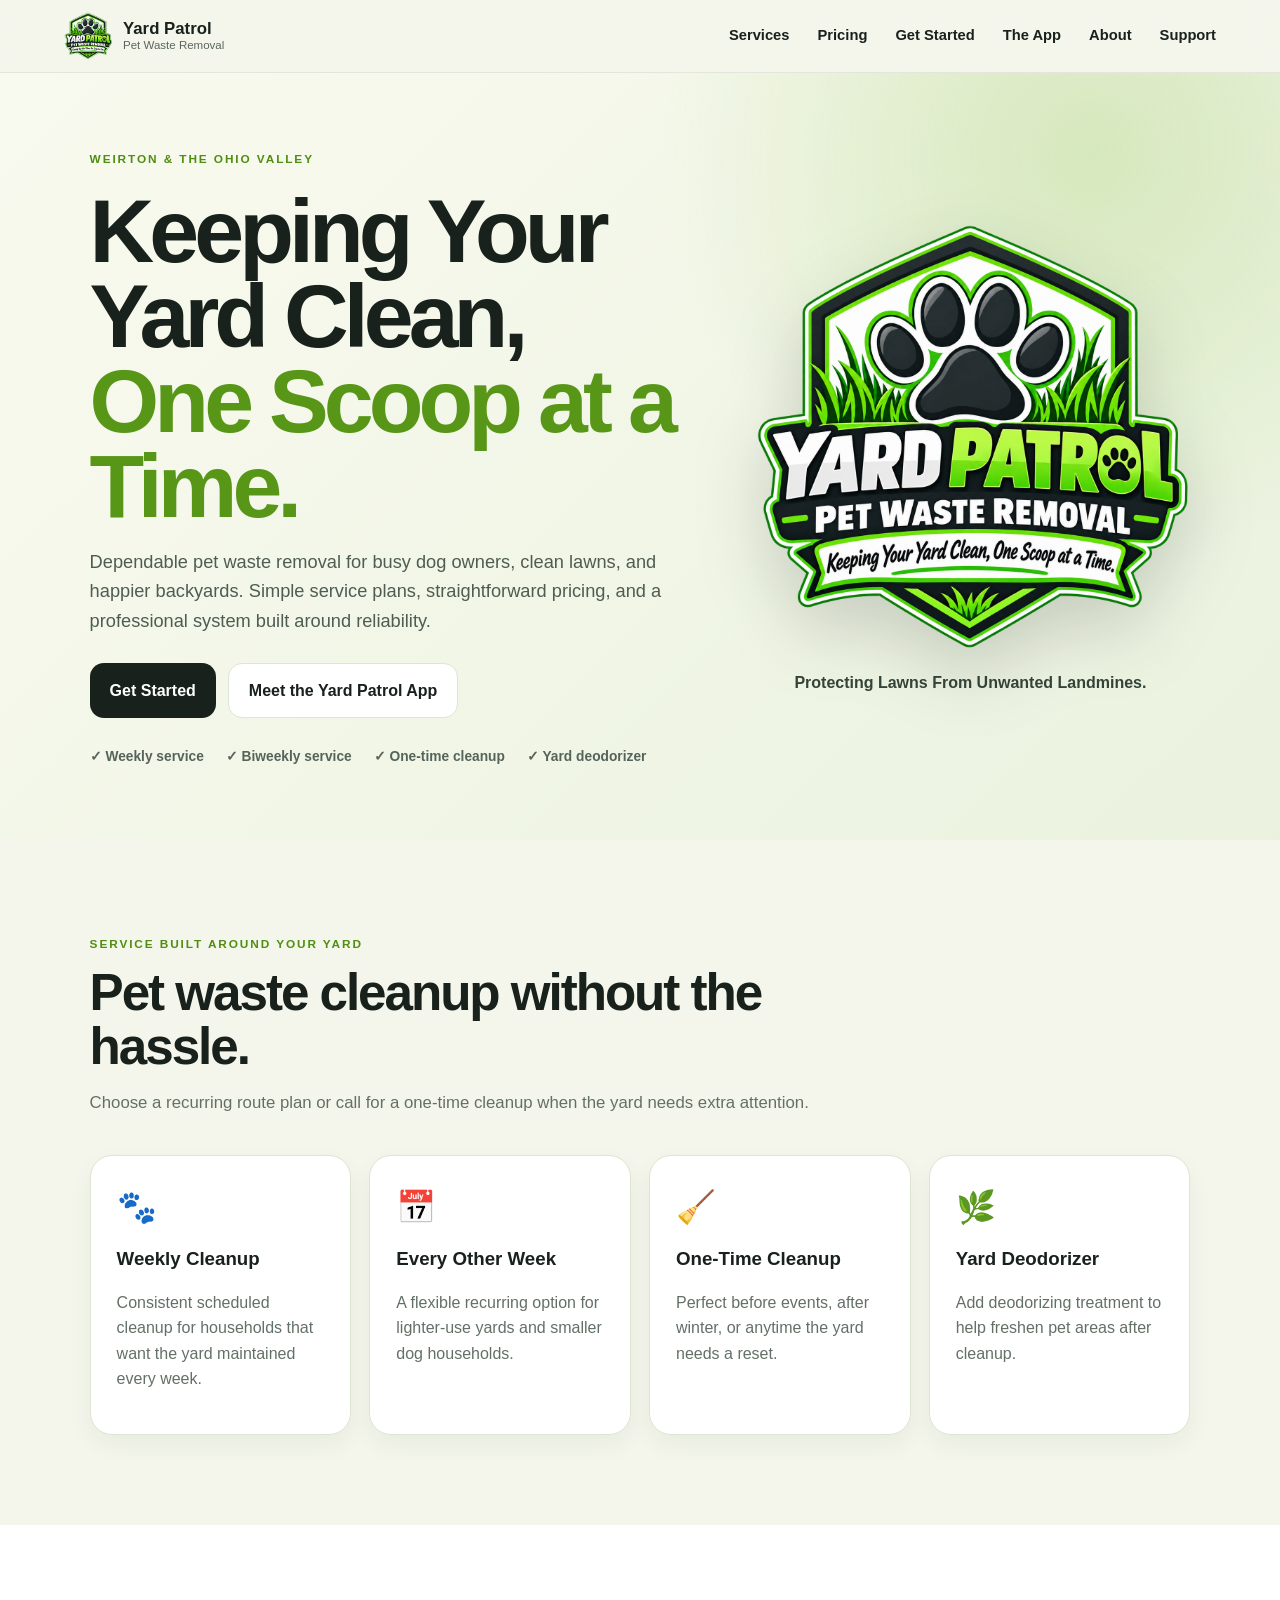
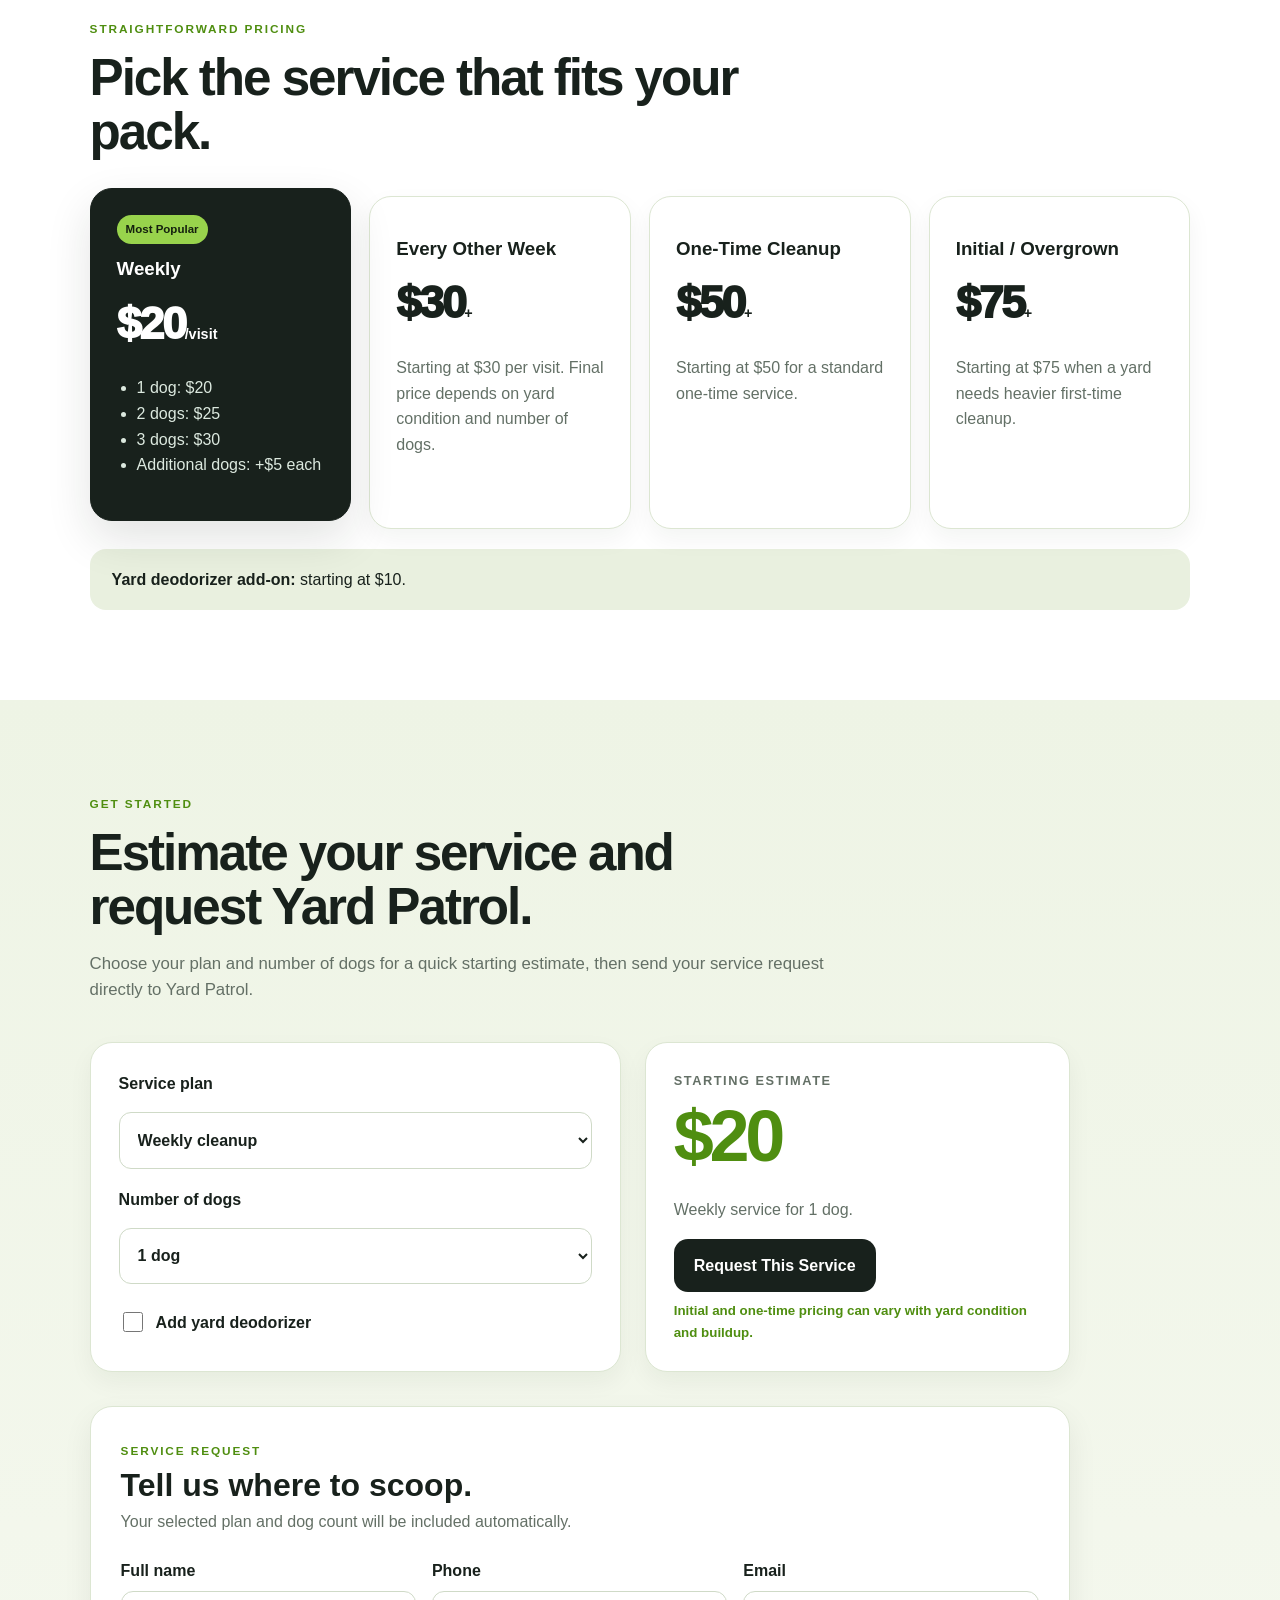
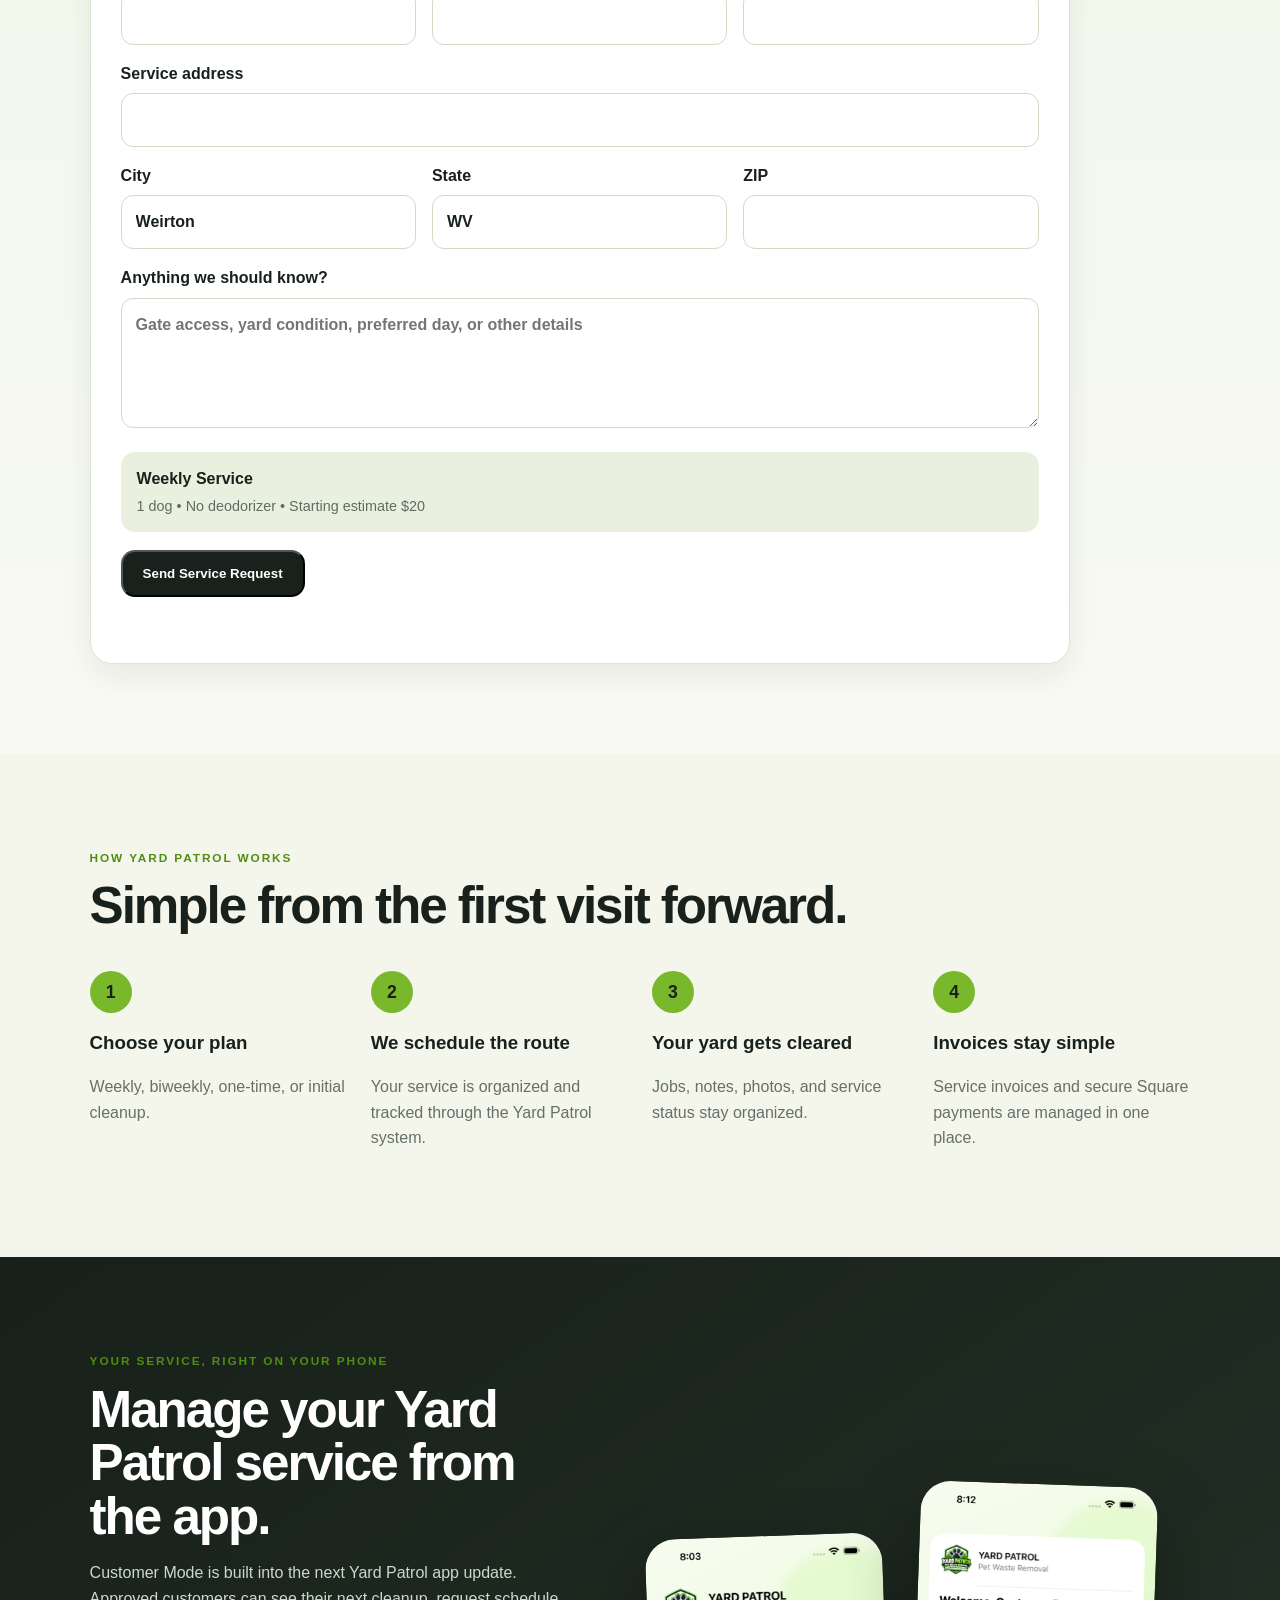
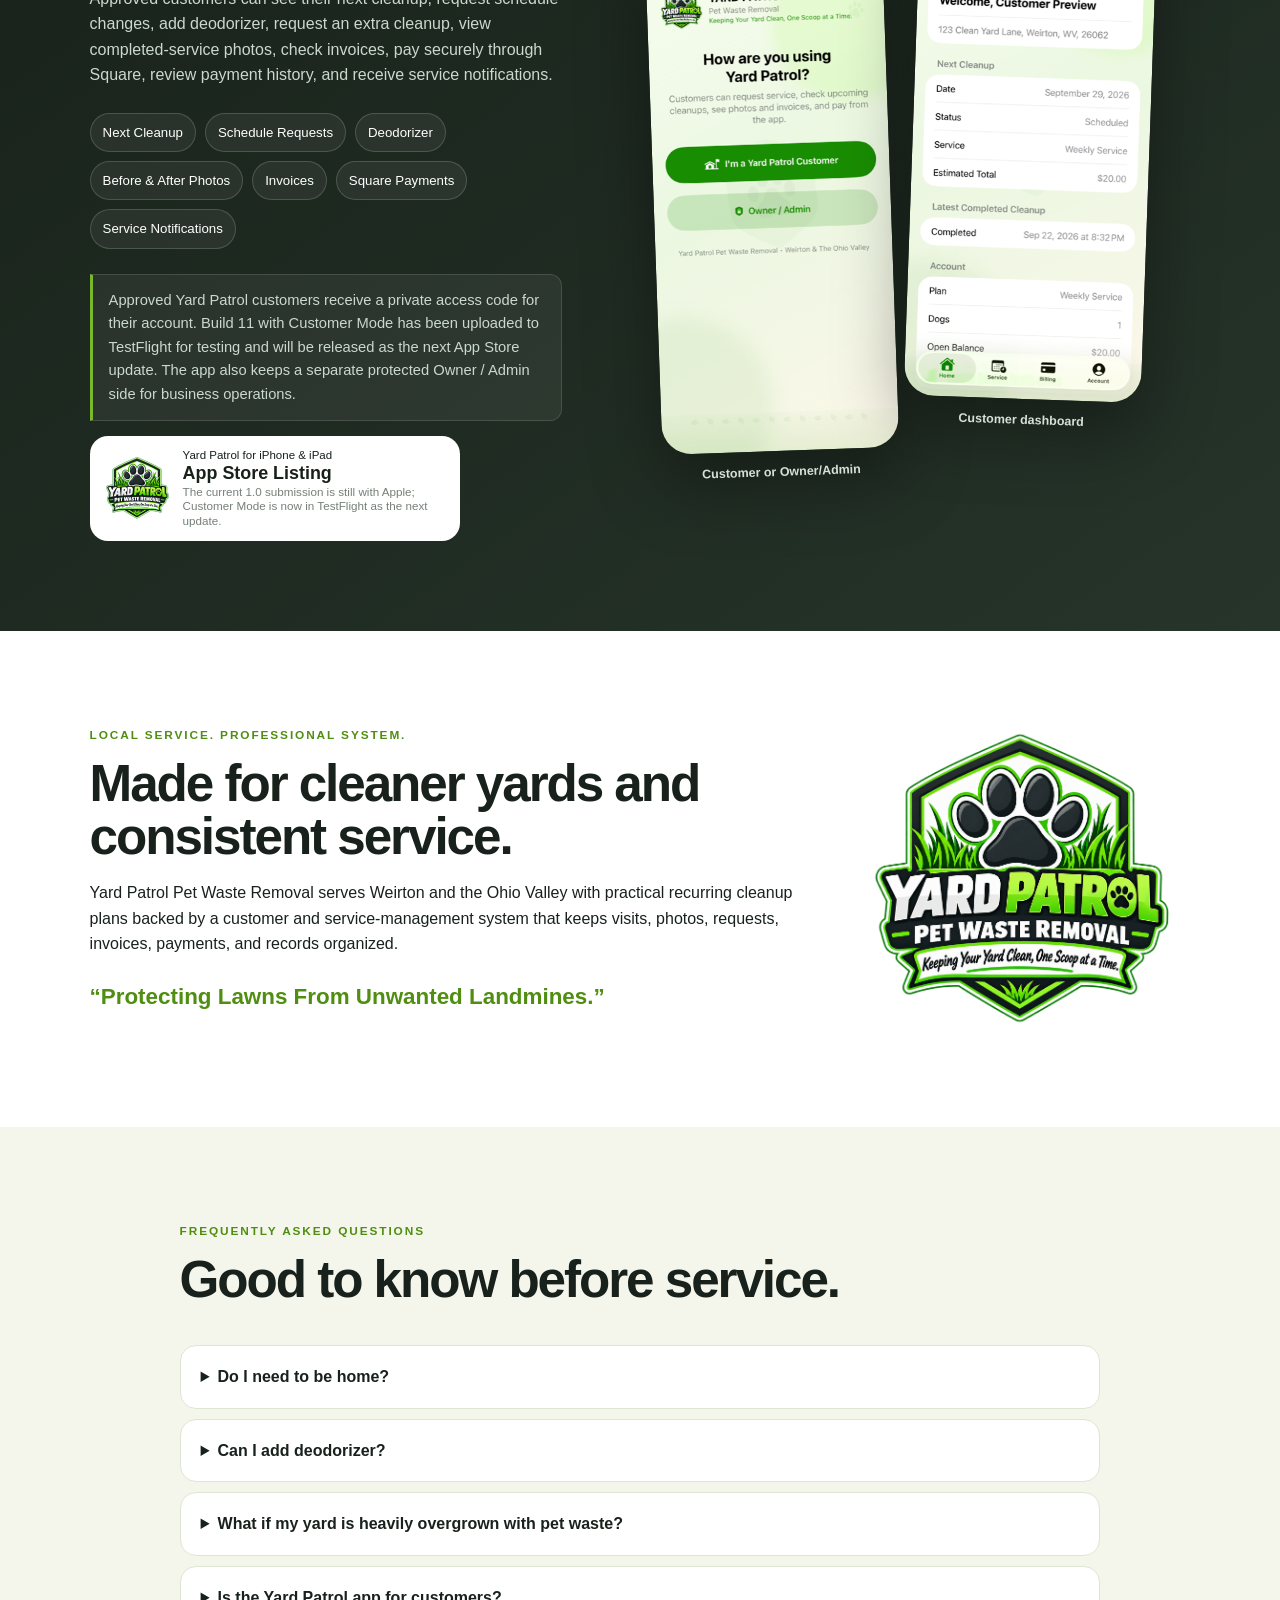
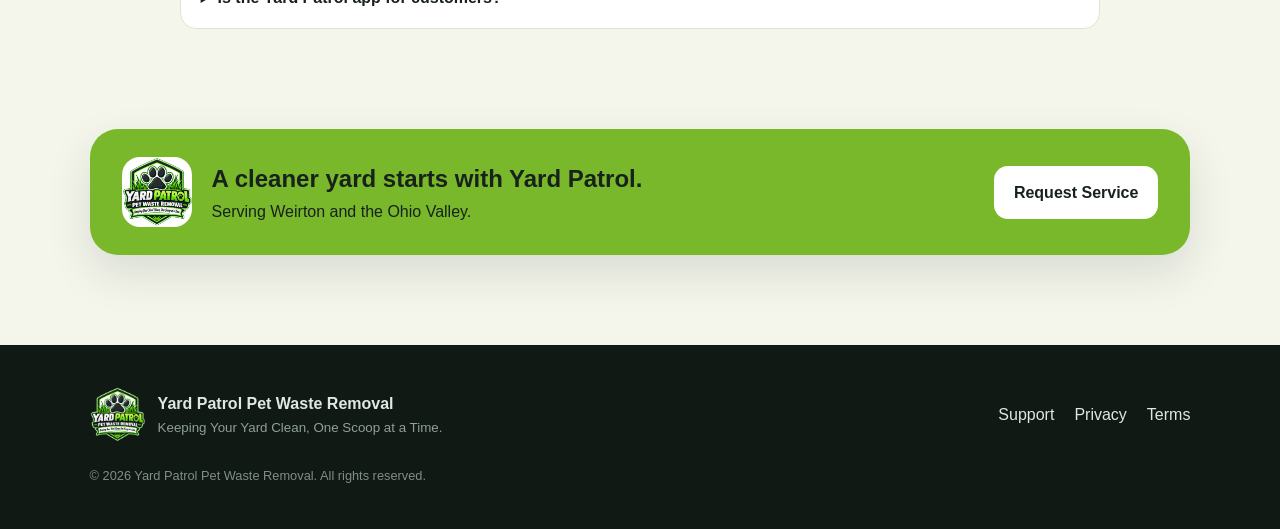
<file: index.html>
<!doctype html>
<html lang="en"><head><meta charset="utf-8"><meta name="viewport" content="width=device-width,initial-scale=1"><title>Yard Patrol Pet Waste Removal | Weirton & Ohio Valley</title><meta name="description" content="Yard Patrol Pet Waste Removal keeps yards clean with dependable weekly, biweekly, one-time, and initial cleanup service in Weirton and the Ohio Valley."><meta name="theme-color" content="#18211c"><meta name="apple-itunes-app" content="app-id=6816334689"><link rel="canonical" href="https://yardpatrol.app/"><meta property="og:type" content="website"><meta property="og:url" content="https://yardpatrol.app/"><meta property="og:title" content="Yard Patrol Pet Waste Removal"><meta property="og:description" content="Keeping Your Yard Clean, One Scoop at a Time. Pet waste removal serving Weirton and the Ohio Valley."><meta property="og:image" content="https://yardpatrol.app/assets/yardpatrol-logo.png"><meta name="twitter:card" content="summary_large_image"><meta name="twitter:title" content="Yard Patrol Pet Waste Removal"><meta name="twitter:description" content="Weekly, biweekly, one-time, and initial pet waste cleanup in Weirton and the Ohio Valley."><meta name="twitter:image" content="https://yardpatrol.app/assets/yardpatrol-logo.png"><link rel="icon" href="assets/app-icon.png"><link rel="apple-touch-icon" href="assets/app-icon.png"><link rel="stylesheet" href="styles.css"><script type="application/ld+json">{"@context":"https://schema.org","@type":"LocalBusiness","name":"Yard Patrol Pet Waste Removal","url":"https://yardpatrol.app/","image":"https://yardpatrol.app/assets/yardpatrol-logo.png","description":"Pet waste removal service serving Weirton and the Ohio Valley.","areaServed":["Weirton, West Virginia","Ohio Valley"],"priceRange":"$20+"}</script></head>
<body><header class="site-header"><a class="brand" href="#top"><img src="assets/yardpatrol-logo.png" alt="Yard Patrol logo"><span><strong>Yard Patrol</strong><small>Pet Waste Removal</small></span></a><button class="nav-toggle" aria-label="Open menu">☰</button><nav><a href="#services">Services</a><a href="#pricing">Pricing</a><a href="#get-started">Get Started</a><a href="#app">The App</a><a href="#about">About</a><a href="support.html">Support</a></nav></header>
<main id="top"><section class="hero"><div class="hero-copy"><span class="eyebrow">Weirton & the Ohio Valley</span><h1>Keeping Your Yard Clean, <em>One Scoop at a Time.</em></h1><p>Dependable pet waste removal for busy dog owners, clean lawns, and happier backyards. Simple service plans, straightforward pricing, and a professional system built around reliability.</p><div class="hero-actions"><a class="btn primary" href="#get-started">Get Started</a><a class="btn secondary" href="#app">Meet the Yard Patrol App</a></div><div class="trust-row"><span>✓ Weekly service</span><span>✓ Biweekly service</span><span>✓ One-time cleanup</span><span>✓ Yard deodorizer</span></div></div><div class="hero-mark"><img src="assets/yardpatrol-logo.png" alt="Yard Patrol shield logo"><span>Protecting Lawns From Unwanted Landmines.</span></div></section>
<section id="services" class="section"><div class="section-head"><span class="eyebrow">Service built around your yard</span><h2>Pet waste cleanup without the hassle.</h2><p>Choose a recurring route plan or call for a one-time cleanup when the yard needs extra attention.</p></div><div class="card-grid four"><article class="card"><div class="icon">🐾</div><h3>Weekly Cleanup</h3><p>Consistent scheduled cleanup for households that want the yard maintained every week.</p></article><article class="card"><div class="icon">📅</div><h3>Every Other Week</h3><p>A flexible recurring option for lighter-use yards and smaller dog households.</p></article><article class="card"><div class="icon">🧹</div><h3>One-Time Cleanup</h3><p>Perfect before events, after winter, or anytime the yard needs a reset.</p></article><article class="card"><div class="icon">🌿</div><h3>Yard Deodorizer</h3><p>Add deodorizing treatment to help freshen pet areas after cleanup.</p></article></div></section>
<section id="pricing" class="section alt"><div class="section-head"><span class="eyebrow">Straightforward pricing</span><h2>Pick the service that fits your pack.</h2></div><div class="pricing-grid"><article class="price-card featured"><span class="badge">Most Popular</span><h3>Weekly</h3><div class="price">$20<span>/visit</span></div><ul><li>1 dog: $20</li><li>2 dogs: $25</li><li>3 dogs: $30</li><li>Additional dogs: +$5 each</li></ul></article><article class="price-card"><h3>Every Other Week</h3><div class="price">$30<span>+</span></div><p>Starting at $30 per visit. Final price depends on yard condition and number of dogs.</p></article><article class="price-card"><h3>One-Time Cleanup</h3><div class="price">$50<span>+</span></div><p>Starting at $50 for a standard one-time service.</p></article><article class="price-card"><h3>Initial / Overgrown</h3><div class="price">$75<span>+</span></div><p>Starting at $75 when a yard needs heavier first-time cleanup.</p></article></div><div class="addon"><strong>Yard deodorizer add-on:</strong> starting at $10.</div></section>
<section id="get-started" class="section estimator"><div class="section-head"><span class="eyebrow">Get started</span><h2>Estimate your service and request Yard Patrol.</h2><p>Choose your plan and number of dogs for a quick starting estimate, then send your service request directly to Yard Patrol.</p></div><div class="estimate-wrap"><form id="estimate-form" class="estimate-form"><label>Service plan<select id="estimate-plan"><option value="weekly">Weekly cleanup</option><option value="biweekly">Every other week</option><option value="one-time">One-time cleanup</option><option value="initial">Initial / overgrown cleanup</option></select></label><label>Number of dogs<select id="estimate-dogs"><option value="1">1 dog</option><option value="2">2 dogs</option><option value="3">3 dogs</option><option value="4">4 dogs</option><option value="5">5 dogs</option><option value="6">6 dogs</option></select></label><label class="check-row"><input id="estimate-deodorizer" type="checkbox"> Add yard deodorizer</label></form><div class="estimate-result"><span>Starting estimate</span><strong id="estimate-price">$20</strong><p id="estimate-note">Weekly service for 1 dog.</p><a href="#service-request" class="btn primary">Request This Service</a><small>Initial and one-time pricing can vary with yard condition and buildup.</small></div></div><form id="service-request" class="service-request-form"><div class="request-intro"><span class="eyebrow">Service request</span><h3>Tell us where to scoop.</h3><p>Your selected plan and dog count will be included automatically.</p></div><div class="request-fields"><label>Full name<input id="request-name" name="fullName" autocomplete="name" required></label><label>Phone<input id="request-phone" name="phone" type="tel" autocomplete="tel"></label><label>Email<input id="request-email" name="email" type="email" autocomplete="email"></label><label class="wide">Service address<input id="request-address" name="serviceAddress" autocomplete="street-address" required></label><label>City<input id="request-city" name="city" value="Weirton" autocomplete="address-level2" required></label><label>State<input id="request-state" name="state" value="WV" autocomplete="address-level1" required></label><label>ZIP<input id="request-zip" name="zip" inputmode="numeric" autocomplete="postal-code"></label><label class="wide">Anything we should know?<textarea id="request-notes" name="notes" rows="4" placeholder="Gate access, yard condition, preferred day, or other details"></textarea></label></div><div class="request-summary" id="request-summary"></div><button id="submit-request" type="submit" class="btn primary">Send Service Request</button><p id="request-status" class="request-status" aria-live="polite"></p></form></section>
<section class="section process"><div class="section-head"><span class="eyebrow">How Yard Patrol works</span><h2>Simple from the first visit forward.</h2></div><div class="steps"><div><b>1</b><h3>Choose your plan</h3><p>Weekly, biweekly, one-time, or initial cleanup.</p></div><div><b>2</b><h3>We schedule the route</h3><p>Your service is organized and tracked through the Yard Patrol system.</p></div><div><b>3</b><h3>Your yard gets cleared</h3><p>Jobs, notes, photos, and service status stay organized.</p></div><div><b>4</b><h3>Invoices stay simple</h3><p>Service invoices and secure Square payments are managed in one place.</p></div></div></section>
<section id="app" class="section app-section"><div class="app-copy"><span class="eyebrow">Your service, right on your phone</span><h2>Manage your Yard Patrol service from the app.</h2><p>Customer Mode is built into the next Yard Patrol app update. Approved customers can see their next cleanup, request schedule changes, add deodorizer, request an extra cleanup, view completed-service photos, check invoices, pay securely through Square, review payment history, and receive service notifications.</p><div class="feature-pills"><span>Next Cleanup</span><span>Schedule Requests</span><span>Deodorizer</span><span>Before &amp; After Photos</span><span>Invoices</span><span>Square Payments</span><span>Service Notifications</span></div><p class="app-access-note">Approved Yard Patrol customers receive a private access code for their account. Build 11 with Customer Mode has been uploaded to TestFlight for testing and will be released as the next App Store update. The app also keeps a separate protected Owner / Admin side for business operations.</p><a class="app-store-card" href="https://apps.apple.com/app/id6816334689" target="_blank" rel="noopener"><img src="assets/app-icon.png" alt="Yard Patrol app icon"><span><small>Yard Patrol for iPhone &amp; iPad</small><strong>App Store Listing</strong><em>The current 1.0 submission is still with Apple; Customer Mode is now in TestFlight as the next update.</em></span></a></div><div class="screens customer-screens"><figure><img src="assets/customer-entry.png" alt="Yard Patrol app mode selection"><figcaption>Customer or Owner/Admin</figcaption></figure><figure><img src="assets/customer-dashboard.png" alt="Yard Patrol customer dashboard showing next cleanup and account details"><figcaption>Customer dashboard</figcaption></figure></div></section>
<section id="about" class="section alt about"><div><span class="eyebrow">Local service. Professional system.</span><h2>Made for cleaner yards and consistent service.</h2><p>Yard Patrol Pet Waste Removal serves Weirton and the Ohio Valley with practical recurring cleanup plans backed by a customer and service-management system that keeps visits, photos, requests, invoices, payments, and records organized.</p><p class="quote">“Protecting Lawns From Unwanted Landmines.”</p></div><img src="assets/yardpatrol-logo.png" alt="Yard Patrol badge"></section>
<section class="section faq"><div class="section-head"><span class="eyebrow">Frequently asked questions</span><h2>Good to know before service.</h2></div><details><summary>Do I need to be home?</summary><p>No. As long as the service area is safely accessible, recurring cleanup can be completed without you being home.</p></details><details><summary>Can I add deodorizer?</summary><p>Yes. Yard deodorizer starts at $10 and can be added to a cleanup visit.</p></details><details><summary>What if my yard is heavily overgrown with pet waste?</summary><p>Initial and overgrown cleanups start at $75. Pricing can vary with yard size, number of dogs, and buildup.</p></details><details><summary>Is the Yard Patrol app for customers?</summary><p>Yes. Customer Mode is built into Build 11, the next app update. Approved customers will use a private Yard Patrol access code to manage service, requests, photos, invoices, payments, and notifications. The current 1.0 App Store submission is still with Apple.</p></details></section>
<section class="cta"><img src="assets/app-icon.png" alt=""><div><h2>A cleaner yard starts with Yard Patrol.</h2><p>Serving Weirton and the Ohio Valley.</p></div><a class="btn light" href="#get-started">Request Service</a></section></main>
<footer><div><img src="assets/yardpatrol-logo.png" alt=""><span><strong>Yard Patrol Pet Waste Removal</strong><small>Keeping Your Yard Clean, One Scoop at a Time.</small></span></div><nav><a href="support.html">Support</a><a href="privacy.html">Privacy</a><a href="terms.html">Terms</a></nav><p>© 2026 Yard Patrol Pet Waste Removal. All rights reserved.</p></footer><script src="app.js"></script></body></html>
</file>
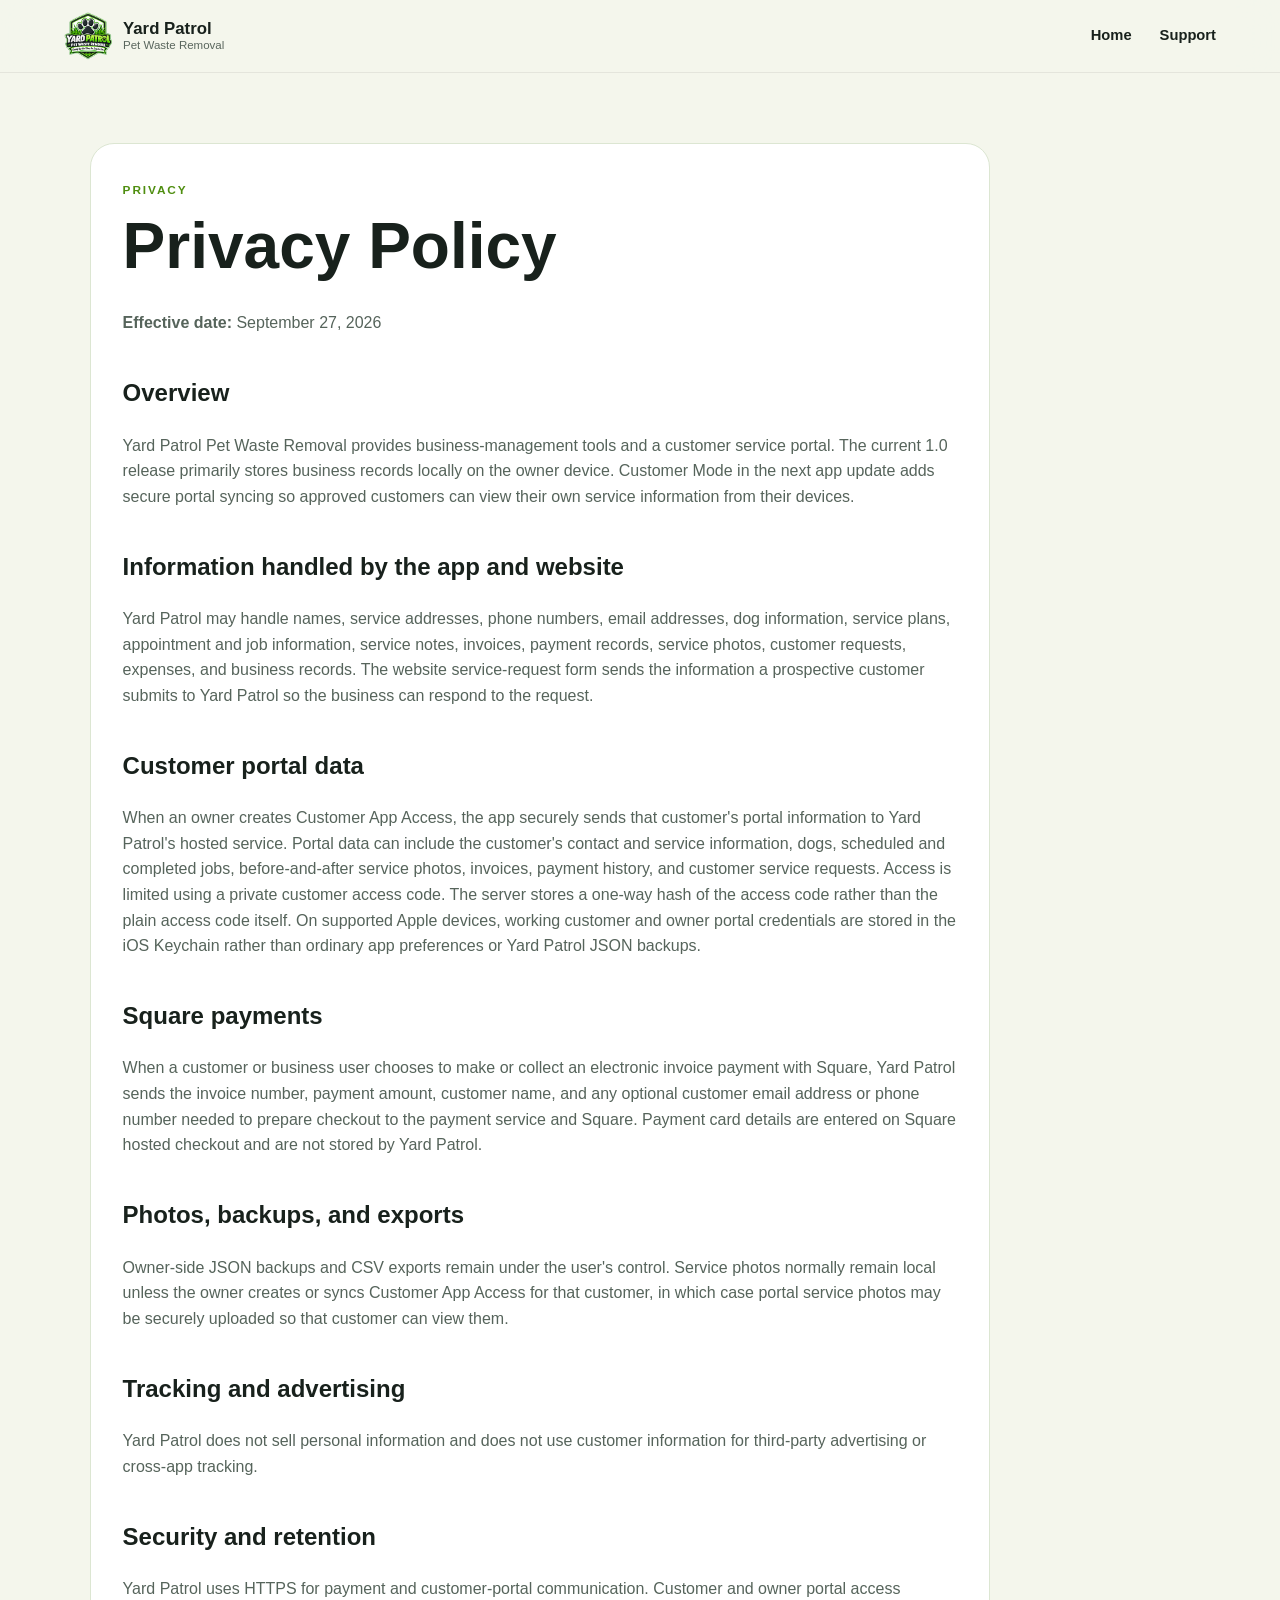
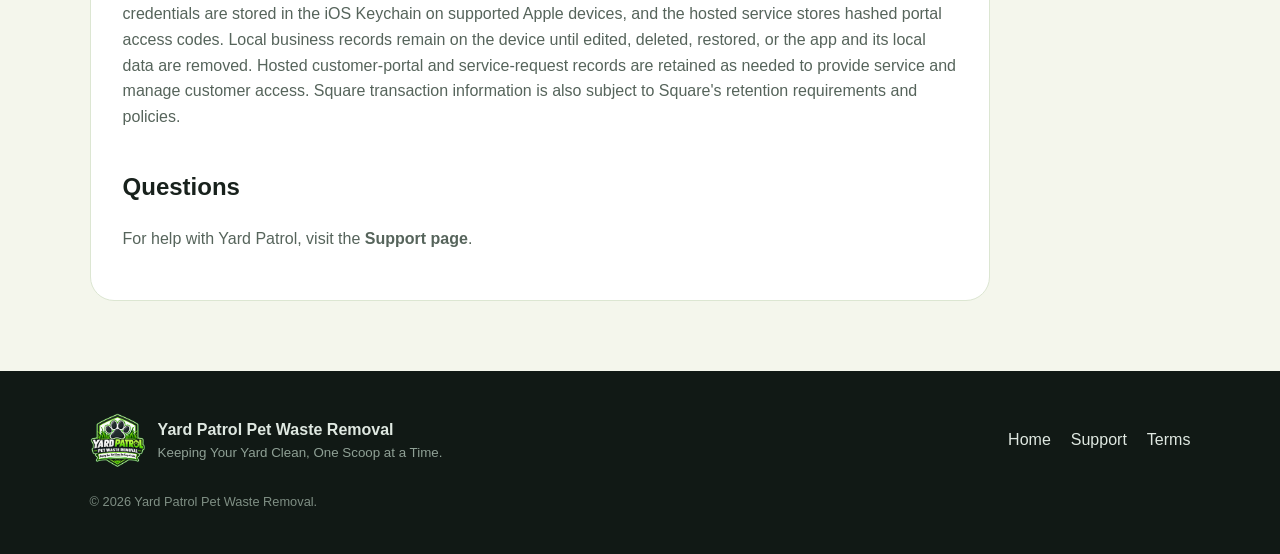
<file: privacy.html>
<!doctype html>
<html lang="en"><head><meta charset="utf-8"><meta name="viewport" content="width=device-width,initial-scale=1"><title>Yard Patrol Privacy Policy</title><link rel="icon" href="assets/app-icon.png"><link rel="stylesheet" href="styles.css"></head>
<body><header class="site-header"><a class="brand" href="index.html"><img src="assets/yardpatrol-logo.png" alt="Yard Patrol logo"><span><strong>Yard Patrol</strong><small>Pet Waste Removal</small></span></a><nav><a href="index.html">Home</a><a href="support.html">Support</a></nav></header>
<main class="page"><div class="content"><span class="eyebrow">Privacy</span><h1>Privacy Policy</h1><p><strong>Effective date:</strong> September 27, 2026</p><h2>Overview</h2><p>Yard Patrol Pet Waste Removal provides business-management tools and a customer service portal. The current 1.0 release primarily stores business records locally on the owner device. Customer Mode in the next app update adds secure portal syncing so approved customers can view their own service information from their devices.</p><h2>Information handled by the app and website</h2><p>Yard Patrol may handle names, service addresses, phone numbers, email addresses, dog information, service plans, appointment and job information, service notes, invoices, payment records, service photos, customer requests, expenses, and business records. The website service-request form sends the information a prospective customer submits to Yard Patrol so the business can respond to the request.</p><h2>Customer portal data</h2><p>When an owner creates Customer App Access, the app securely sends that customer's portal information to Yard Patrol's hosted service. Portal data can include the customer's contact and service information, dogs, scheduled and completed jobs, before-and-after service photos, invoices, payment history, and customer service requests. Access is limited using a private customer access code. The server stores a one-way hash of the access code rather than the plain access code itself. On supported Apple devices, working customer and owner portal credentials are stored in the iOS Keychain rather than ordinary app preferences or Yard Patrol JSON backups.</p><h2>Square payments</h2><p>When a customer or business user chooses to make or collect an electronic invoice payment with Square, Yard Patrol sends the invoice number, payment amount, customer name, and any optional customer email address or phone number needed to prepare checkout to the payment service and Square. Payment card details are entered on Square hosted checkout and are not stored by Yard Patrol.</p><h2>Photos, backups, and exports</h2><p>Owner-side JSON backups and CSV exports remain under the user's control. Service photos normally remain local unless the owner creates or syncs Customer App Access for that customer, in which case portal service photos may be securely uploaded so that customer can view them.</p><h2>Tracking and advertising</h2><p>Yard Patrol does not sell personal information and does not use customer information for third-party advertising or cross-app tracking.</p><h2>Security and retention</h2><p>Yard Patrol uses HTTPS for payment and customer-portal communication. Customer and owner portal access credentials are stored in the iOS Keychain on supported Apple devices, and the hosted service stores hashed portal access codes. Local business records remain on the device until edited, deleted, restored, or the app and its local data are removed. Hosted customer-portal and service-request records are retained as needed to provide service and manage customer access. Square transaction information is also subject to Square's retention requirements and policies.</p><h2>Questions</h2><p>For help with Yard Patrol, visit the <a href="support.html"><strong>Support page</strong></a>.</p></div></main>
<footer><div><img src="assets/yardpatrol-logo.png" alt=""><span><strong>Yard Patrol Pet Waste Removal</strong><small>Keeping Your Yard Clean, One Scoop at a Time.</small></span></div><nav><a href="index.html">Home</a><a href="support.html">Support</a><a href="terms.html">Terms</a></nav><p>© 2026 Yard Patrol Pet Waste Removal.</p></footer></body></html>
</file>
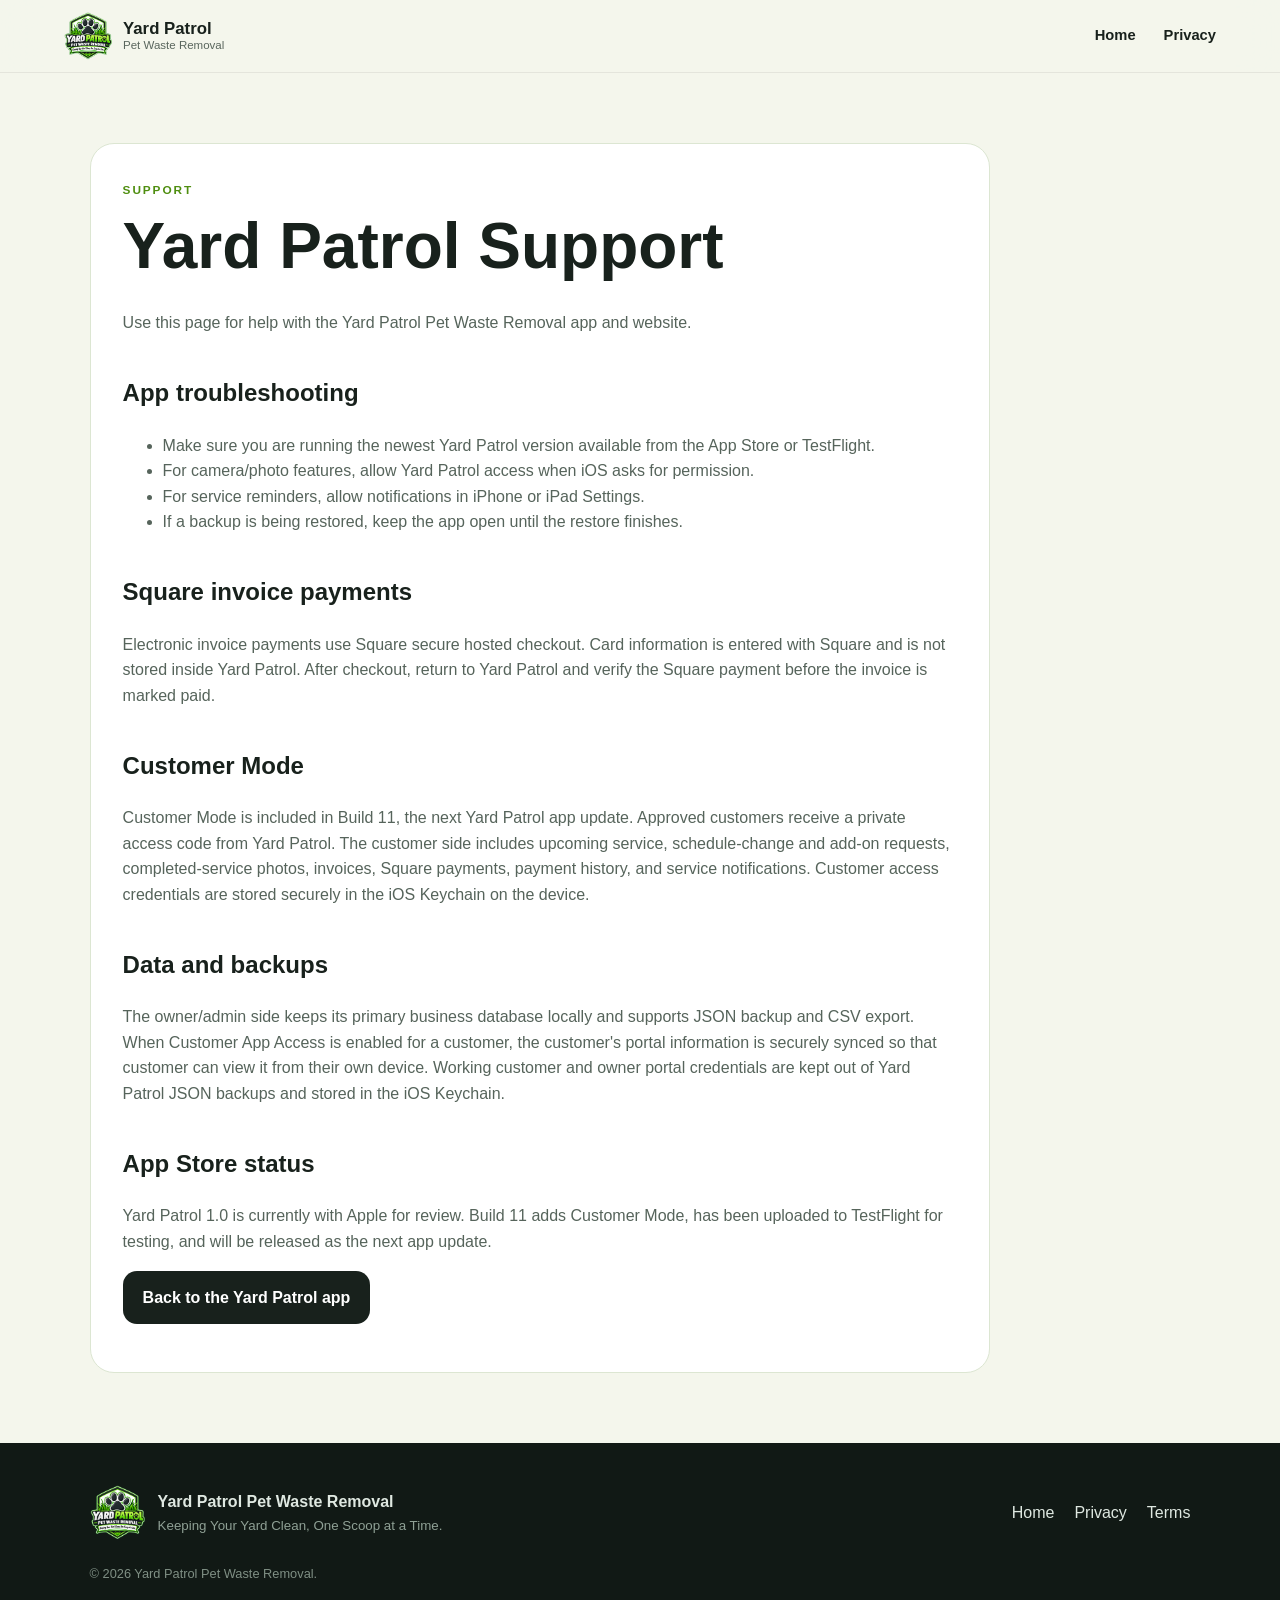
<file: support.html>
<!doctype html>
<html lang="en"><head><meta charset="utf-8"><meta name="viewport" content="width=device-width,initial-scale=1"><title>Yard Patrol Support</title><meta name="description" content="Support for Yard Patrol Pet Waste Removal and the Yard Patrol iOS app."><link rel="icon" href="assets/app-icon.png"><link rel="stylesheet" href="styles.css"></head>
<body><header class="site-header"><a class="brand" href="index.html"><img src="assets/yardpatrol-logo.png" alt="Yard Patrol logo"><span><strong>Yard Patrol</strong><small>Pet Waste Removal</small></span></a><nav><a href="index.html">Home</a><a href="privacy.html">Privacy</a></nav></header>
<main class="page"><div class="content"><span class="eyebrow">Support</span><h1>Yard Patrol Support</h1><p>Use this page for help with the Yard Patrol Pet Waste Removal app and website.</p><h2>App troubleshooting</h2><ul><li>Make sure you are running the newest Yard Patrol version available from the App Store or TestFlight.</li><li>For camera/photo features, allow Yard Patrol access when iOS asks for permission.</li><li>For service reminders, allow notifications in iPhone or iPad Settings.</li><li>If a backup is being restored, keep the app open until the restore finishes.</li></ul><h2>Square invoice payments</h2><p>Electronic invoice payments use Square secure hosted checkout. Card information is entered with Square and is not stored inside Yard Patrol. After checkout, return to Yard Patrol and verify the Square payment before the invoice is marked paid.</p><h2>Customer Mode</h2><p>Customer Mode is included in Build 11, the next Yard Patrol app update. Approved customers receive a private access code from Yard Patrol. The customer side includes upcoming service, schedule-change and add-on requests, completed-service photos, invoices, Square payments, payment history, and service notifications. Customer access credentials are stored securely in the iOS Keychain on the device.</p><h2>Data and backups</h2><p>The owner/admin side keeps its primary business database locally and supports JSON backup and CSV export. When Customer App Access is enabled for a customer, the customer's portal information is securely synced so that customer can view it from their own device. Working customer and owner portal credentials are kept out of Yard Patrol JSON backups and stored in the iOS Keychain.</p><h2>App Store status</h2><p>Yard Patrol 1.0 is currently with Apple for review. Build 11 adds Customer Mode, has been uploaded to TestFlight for testing, and will be released as the next app update.</p><p><a class="btn primary" href="index.html#app">Back to the Yard Patrol app</a></p></div></main>
<footer><div><img src="assets/yardpatrol-logo.png" alt=""><span><strong>Yard Patrol Pet Waste Removal</strong><small>Keeping Your Yard Clean, One Scoop at a Time.</small></span></div><nav><a href="index.html">Home</a><a href="privacy.html">Privacy</a><a href="terms.html">Terms</a></nav><p>© 2026 Yard Patrol Pet Waste Removal.</p></footer></body></html>
</file>
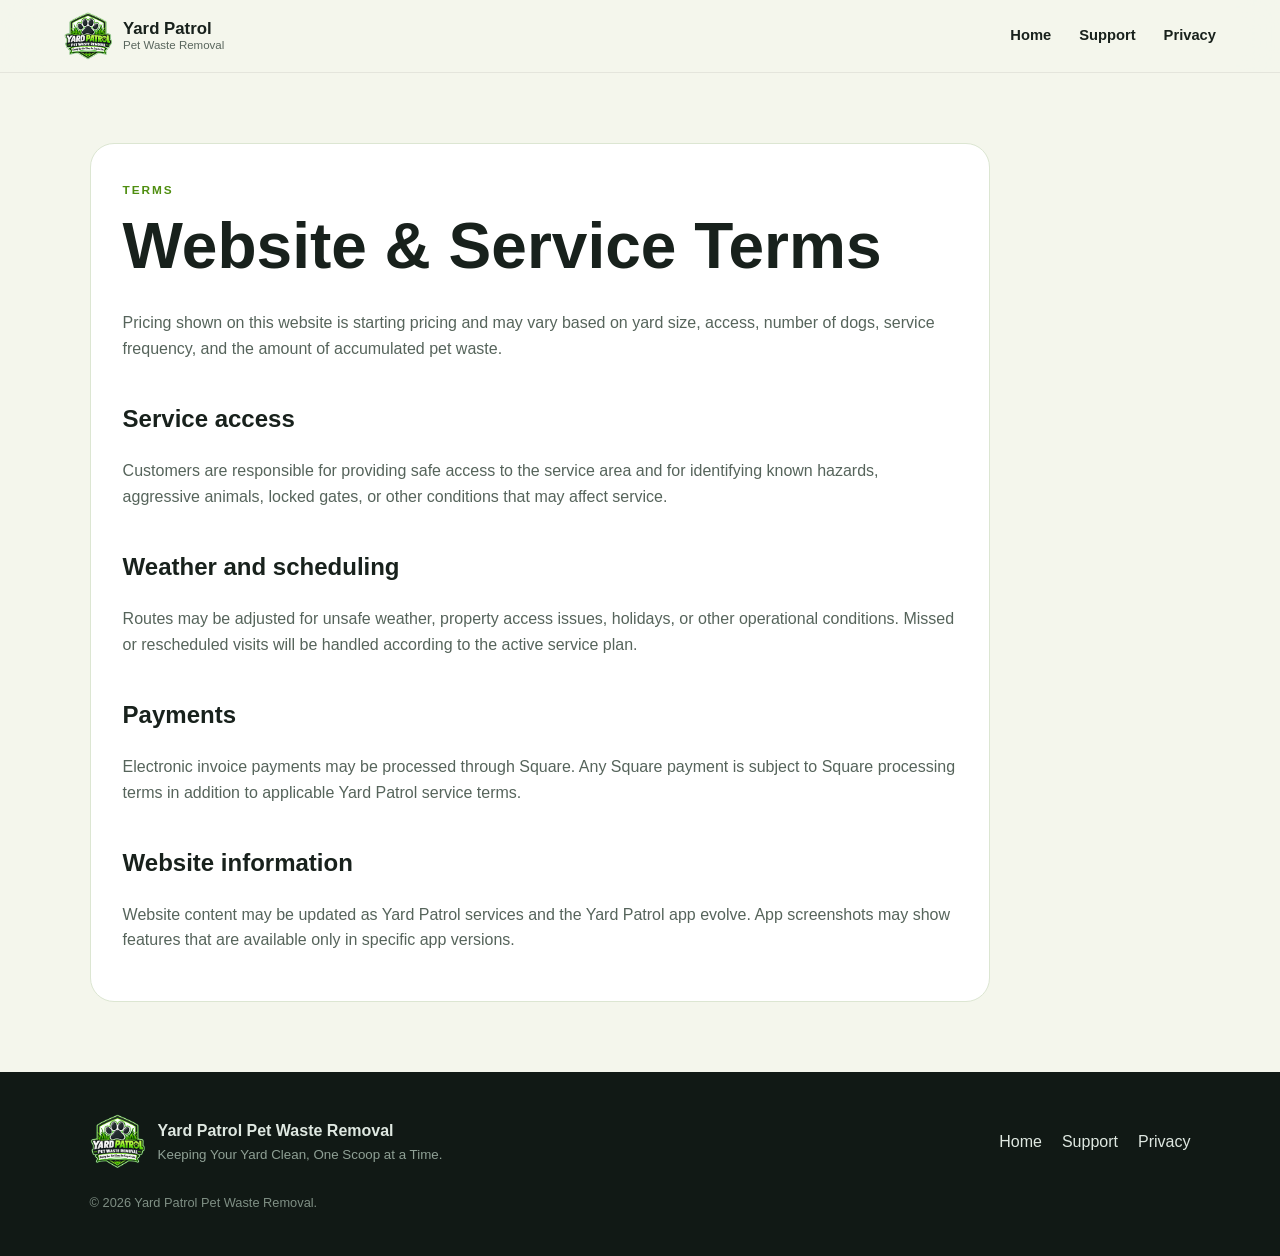
<file: terms.html>
<!doctype html>
<html lang="en"><head><meta charset="utf-8"><meta name="viewport" content="width=device-width,initial-scale=1"><title>Yard Patrol Terms</title><link rel="icon" href="assets/app-icon.png"><link rel="stylesheet" href="styles.css"></head>
<body><header class="site-header"><a class="brand" href="index.html"><img src="assets/yardpatrol-logo.png" alt="Yard Patrol logo"><span><strong>Yard Patrol</strong><small>Pet Waste Removal</small></span></a><nav><a href="index.html">Home</a><a href="support.html">Support</a><a href="privacy.html">Privacy</a></nav></header>
<main class="page"><div class="content"><span class="eyebrow">Terms</span><h1>Website & Service Terms</h1><p>Pricing shown on this website is starting pricing and may vary based on yard size, access, number of dogs, service frequency, and the amount of accumulated pet waste.</p><h2>Service access</h2><p>Customers are responsible for providing safe access to the service area and for identifying known hazards, aggressive animals, locked gates, or other conditions that may affect service.</p><h2>Weather and scheduling</h2><p>Routes may be adjusted for unsafe weather, property access issues, holidays, or other operational conditions. Missed or rescheduled visits will be handled according to the active service plan.</p><h2>Payments</h2><p>Electronic invoice payments may be processed through Square. Any Square payment is subject to Square processing terms in addition to applicable Yard Patrol service terms.</p><h2>Website information</h2><p>Website content may be updated as Yard Patrol services and the Yard Patrol app evolve. App screenshots may show features that are available only in specific app versions.</p></div></main>
<footer><div><img src="assets/yardpatrol-logo.png" alt=""><span><strong>Yard Patrol Pet Waste Removal</strong><small>Keeping Your Yard Clean, One Scoop at a Time.</small></span></div><nav><a href="index.html">Home</a><a href="support.html">Support</a><a href="privacy.html">Privacy</a></nav><p>© 2026 Yard Patrol Pet Waste Removal.</p></footer></body></html>
</file>
<file: styles.css>
:root{--green:#78b82a;--green2:#98d34c;--dark:#18211c;--charcoal:#253029;--cream:#f4f6ec;--soft:#e9f0df;--white:#fff;--line:#dce6d2;--shadow:0 18px 45px rgba(24,33,28,.12);--radius:22px}*{box-sizing:border-box}html{scroll-behavior:smooth}body{margin:0;background:var(--cream);color:var(--dark);font:16px/1.6 -apple-system,BlinkMacSystemFont,"Segoe UI",sans-serif}a{color:inherit;text-decoration:none}img{max-width:100%;display:block}
.site-header{position:sticky;top:0;z-index:50;display:flex;align-items:center;justify-content:space-between;padding:12px clamp(18px,5vw,72px);background:rgba(244,246,236,.92);backdrop-filter:blur(18px);border-bottom:1px solid rgba(37,48,41,.08)}.brand{display:flex;align-items:center;gap:11px}.brand img{width:48px;height:48px;border-radius:13px}.brand span{display:grid;line-height:1.1}.brand strong{font-size:1.05rem}.brand small{font-size:.72rem;color:#59665d}.site-header nav{display:flex;gap:28px;font-weight:700;font-size:.92rem}.site-header nav a:hover{color:#4f8e10}.nav-toggle{display:none;border:0;background:none;font-size:1.5rem}
.hero{min-height:76vh;display:grid;grid-template-columns:1.2fr .8fr;align-items:center;gap:60px;padding:72px clamp(22px,7vw,110px);background:radial-gradient(circle at 85% 10%,rgba(120,184,42,.22),transparent 33%),linear-gradient(135deg,#f9faef,#eaf2df)}.hero h1{font-size:clamp(3rem,7vw,6rem);line-height:.95;letter-spacing:-.055em;margin:.2em 0}.hero h1 em{display:block;color:#579617;font-style:normal}.hero p{font-size:1.14rem;max-width:720px;color:#4e5c53}.eyebrow{text-transform:uppercase;letter-spacing:.16em;font-size:.74rem;font-weight:900;color:#4f8e10}.hero-actions{display:flex;flex-wrap:wrap;gap:12px;margin:28px 0}.btn{display:inline-flex;align-items:center;justify-content:center;padding:14px 20px;border-radius:14px;font-weight:850}.btn.primary{background:var(--dark);color:#fff}.btn.secondary{background:#fff;border:1px solid var(--line)}.btn.light{background:#fff;color:var(--dark)}.trust-row{display:flex;flex-wrap:wrap;gap:10px 22px;font-size:.86rem;font-weight:700;color:#56635a}.hero-mark{display:grid;justify-items:center;text-align:center}.hero-mark img{max-width:440px;filter:drop-shadow(0 28px 34px rgba(24,33,28,.18))}.hero-mark span{margin-top:12px;font-weight:900;color:#35443a}
.section{padding:90px clamp(22px,7vw,110px)}.section.alt{background:#fff}.section-head{max-width:760px;margin-bottom:38px}.section h2{font-size:clamp(2.2rem,4vw,4rem);line-height:1.05;letter-spacing:-.04em;margin:.2em 0}.section-head p{color:#647066;font-size:1.05rem}.card-grid{display:grid;gap:18px}.card-grid.four{grid-template-columns:repeat(4,1fr)}.card,.price-card{background:#fff;border:1px solid var(--line);border-radius:var(--radius);padding:26px;box-shadow:0 10px 24px rgba(24,33,28,.05)}.icon{font-size:2rem}.card h3,.price-card h3{margin:.55em 0 .2em}.card p,.price-card p{color:#637066}.pricing-grid{display:grid;grid-template-columns:repeat(4,1fr);gap:18px}.price-card.featured{background:var(--dark);color:#fff;border-color:var(--dark);transform:translateY(-8px);box-shadow:var(--shadow)}.price-card.featured p,.price-card.featured li{color:#dce9df}.badge{display:inline-block;background:var(--green2);color:#14200e;padding:5px 9px;border-radius:999px;font-size:.72rem;font-weight:900}.price{font-size:2.8rem;font-weight:950;letter-spacing:-.05em}.price span{font-size:.9rem;font-weight:700;letter-spacing:0}.price-card ul{padding-left:20px}.addon{margin-top:20px;padding:18px 22px;background:var(--soft);border-radius:16px}
.steps{display:grid;grid-template-columns:repeat(4,1fr);gap:24px}.steps b{display:grid;place-items:center;width:42px;height:42px;background:var(--green);border-radius:50%;font-size:1.1rem}.steps h3{margin:.8em 0 .2em}.steps p{color:#657168}.app-section{display:grid;grid-template-columns:.9fr 1.1fr;gap:50px;align-items:center;background:linear-gradient(145deg,#172019,#263429);color:#fff;overflow:hidden}.app-section p{color:#cbd8ce}.feature-pills{display:flex;flex-wrap:wrap;gap:9px;margin:25px 0}.feature-pills span{padding:8px 12px;border:1px solid rgba(255,255,255,.16);border-radius:999px;background:rgba(255,255,255,.06);font-size:.83rem}.app-store-card{display:inline-flex;align-items:center;gap:14px;background:#fff;color:#172019;padding:12px 15px;border-radius:18px;max-width:370px}.app-store-card img{width:64px;border-radius:14px}.app-store-card span{display:grid;line-height:1.25}.app-store-card small{font-size:.72rem}.app-store-card strong{font-size:1.12rem}.app-store-card em{font-style:normal;color:#758077;font-size:.73rem}.screens{position:relative;min-height:640px}.phone-shot{position:absolute;width:42%;right:4%;top:0;border-radius:32px;box-shadow:0 30px 70px rgba(0,0,0,.38);z-index:2}.ipad-shot{position:absolute;width:68%;left:0;bottom:-7%;border-radius:25px;box-shadow:0 30px 70px rgba(0,0,0,.32)}.about{display:grid;grid-template-columns:1fr 320px;gap:55px;align-items:center}.about>div{max-width:760px}.about img{width:300px}.quote{font-size:1.4rem;font-weight:900;color:#4f8e10}.faq{max-width:1100px;margin:auto}.faq details{background:#fff;border:1px solid var(--line);border-radius:16px;padding:18px 20px;margin:10px 0}.faq summary{font-weight:850;cursor:pointer}.faq details p{color:#617066}.cta{margin:0 clamp(22px,7vw,110px) 90px;padding:28px 32px;background:var(--green);border-radius:28px;display:flex;align-items:center;gap:20px;box-shadow:var(--shadow)}.cta img{width:70px;border-radius:18px}.cta h2{margin:0}.cta p{margin:0}.cta .btn{margin-left:auto}
footer{background:#111915;color:#dfe8e1;padding:42px clamp(22px,7vw,110px);display:grid;grid-template-columns:1fr auto;gap:24px;align-items:center}footer>div{display:flex;align-items:center;gap:13px}footer img{width:55px;border-radius:14px}footer span{display:grid}footer small{color:#8fa095}footer nav{display:flex;gap:20px}footer p{grid-column:1/-1;color:#7f8f84;font-size:.8rem;margin:0}.page{min-height:70vh;padding:70px clamp(22px,7vw,110px)}.page .content{max-width:900px;background:#fff;border:1px solid var(--line);padding:32px;border-radius:24px}.page h1{font-size:clamp(2.5rem,5vw,4.5rem);line-height:1;margin:.2em 0 .5em}.page h2{margin-top:1.6em}.page li,.page p{color:#56645b}
@media(max-width:980px){.card-grid.four,.pricing-grid,.steps{grid-template-columns:repeat(2,1fr)}.hero,.app-section{grid-template-columns:1fr}.hero-mark img{max-width:330px}.screens{min-height:560px}.about{grid-template-columns:1fr}.about img{width:230px}.site-header nav{display:none;position:absolute;top:73px;left:14px;right:14px;flex-direction:column;background:#fff;padding:20px;border-radius:18px;box-shadow:var(--shadow)}.site-header nav.open{display:flex}.nav-toggle{display:block}}
@media(max-width:600px){.hero{padding-top:48px}.hero h1{font-size:3.4rem}.card-grid.four,.pricing-grid,.steps{grid-template-columns:1fr}.price-card.featured{transform:none}.section{padding:66px 20px}.screens{min-height:460px}.phone-shot{width:48%;right:0}.ipad-shot{width:82%;left:-10%}.cta{margin:0 20px 60px;align-items:flex-start;flex-wrap:wrap}.cta .btn{margin-left:0}.cta img{width:54px}footer{grid-template-columns:1fr}footer nav{flex-wrap:wrap}}
.estimator{background:linear-gradient(180deg,#eef4e5,#f8faF3)}.estimate-wrap{display:grid;grid-template-columns:1fr .8fr;gap:24px;max-width:980px}.estimate-form,.estimate-result{background:#fff;border:1px solid var(--line);border-radius:var(--radius);padding:28px;box-shadow:0 10px 24px rgba(24,33,28,.05)}.estimate-form{display:grid;gap:18px}.estimate-form label{display:grid;gap:8px;font-weight:850}.estimate-form select{width:100%;padding:14px;border-radius:12px;border:1px solid #cfdac7;background:#fff;font:inherit;color:var(--dark)}.estimate-form .check-row{display:flex;grid-template-columns:none;align-items:center;gap:10px;font-weight:750}.estimate-form .check-row input{width:20px;height:20px;accent-color:var(--green)}.estimate-result{display:flex;flex-direction:column;justify-content:center;align-items:flex-start}.estimate-result>span{font-size:.8rem;text-transform:uppercase;letter-spacing:.12em;font-weight:900;color:#647066}.estimate-result strong{font-size:4.5rem;line-height:1;margin:.12em 0;color:#4f8e10;letter-spacing:-.06em}.estimate-result p{color:#637066}.estimate-result small{min-height:1.4em;margin-top:8px;color:#4f8e10;font-weight:750}
@media(max-width:760px){.estimate-wrap{grid-template-columns:1fr}.estimate-result strong{font-size:3.8rem}}

.service-request-form{margin-top:34px;max-width:980px;background:#fff;border:1px solid var(--line);border-radius:var(--radius);padding:30px;box-shadow:0 12px 30px rgba(24,33,28,.07)}
.request-intro h3{font-size:2rem;line-height:1.05;margin:.2em 0}.request-intro p{margin-top:0;color:#647066}.request-fields{display:grid;grid-template-columns:repeat(3,1fr);gap:16px;margin:24px 0}.request-fields label{display:grid;gap:7px;font-weight:850}.request-fields label.wide{grid-column:1/-1}.request-fields input,.request-fields textarea{width:100%;padding:13px 14px;border:1px solid #cfdac7;border-radius:12px;background:#fff;color:var(--dark);font:inherit}.request-fields textarea{resize:vertical}.request-fields input:focus,.request-fields textarea:focus,.estimate-form select:focus{outline:3px solid rgba(120,184,42,.18);border-color:#78b82a}.request-summary{display:flex;flex-direction:column;gap:3px;margin:4px 0 18px;padding:14px 16px;border-radius:14px;background:var(--soft)}.request-summary span{font-size:.9rem;color:#5e6c62}.request-status{min-height:1.5em;margin:12px 0 0;font-weight:750}.request-status.success{color:#397b09}.request-status.error{color:#a52720}.app-access-note{padding:14px 16px;border:1px solid rgba(255,255,255,.13);border-radius:14px;background:rgba(255,255,255,.05)}
@media(max-width:760px){.request-fields{grid-template-columns:1fr}.request-fields label.wide{grid-column:auto}.service-request-form{padding:22px}.request-intro h3{font-size:1.65rem}}

.customer-screens{min-height:650px;display:flex;align-items:flex-end;justify-content:center;gap:22px;padding:20px}.customer-screens figure{margin:0;width:min(44%,290px);position:relative}.customer-screens figure:first-child{transform:translateY(34px) rotate(-2deg)}.customer-screens figure:last-child{transform:translateY(-18px) rotate(2deg)}.customer-screens img{position:static;width:100%;border-radius:30px;box-shadow:0 30px 70px rgba(0,0,0,.38)}.customer-screens figcaption{text-align:center;margin-top:12px;color:#d5e0d7;font-size:.78rem;font-weight:800}.app-access-note{font-size:.92rem;padding:14px 16px;border-left:3px solid var(--green);background:rgba(255,255,255,.06);border-radius:0 12px 12px 0}
@media(max-width:760px){.customer-screens{min-height:auto;padding:30px 0 0;gap:12px}.customer-screens figure{width:47%}.customer-screens figure:first-child,.customer-screens figure:last-child{transform:none}.customer-screens img{border-radius:22px}}
</file>
